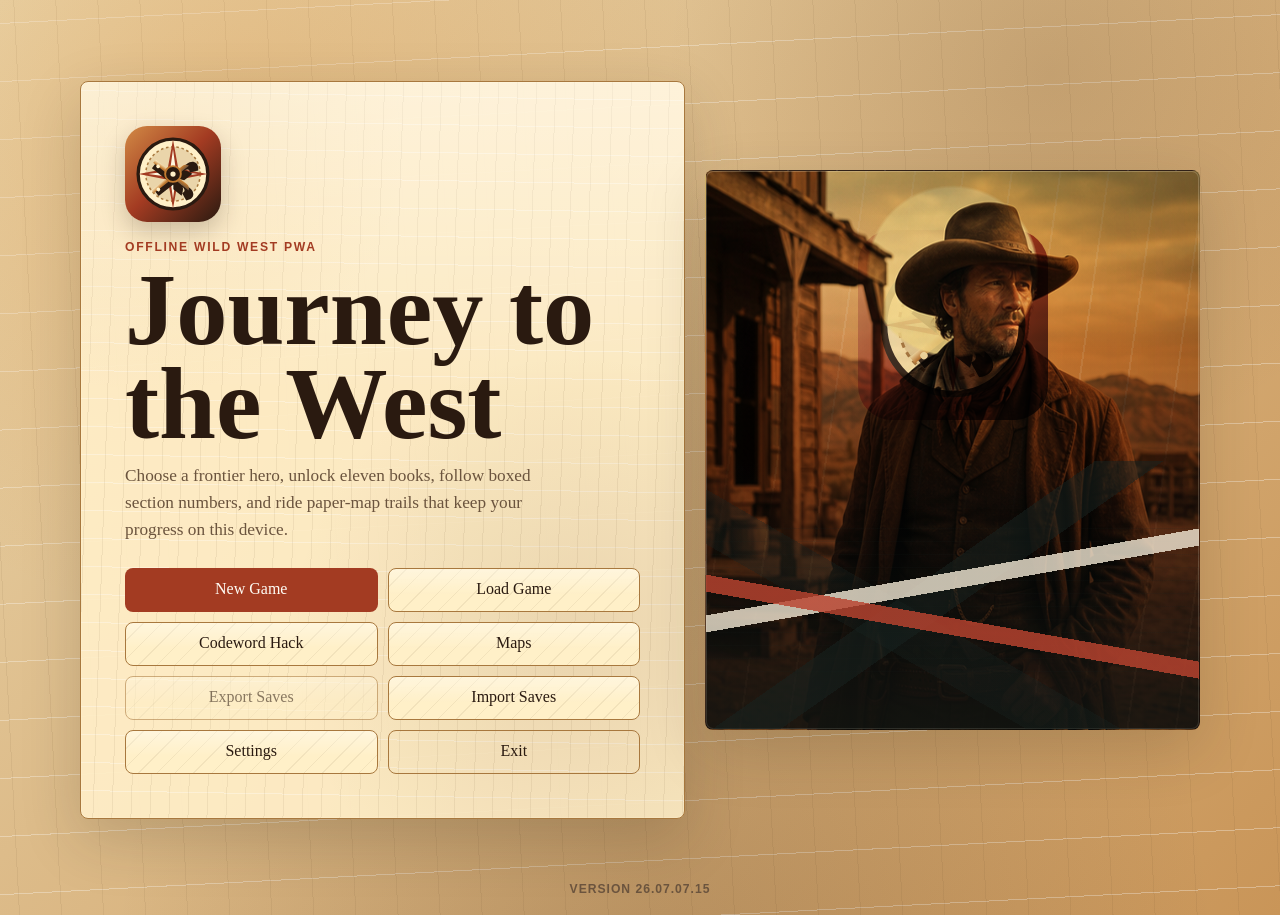
<file: index.html>
<!doctype html>
<html lang="en">
  <head>
    <meta charset="utf-8">
    <meta name="viewport" content="width=device-width, initial-scale=1">
    <meta name="theme-color" content="#a33b22">
    <meta name="description" content="Journey to the West: Frontier Trails, an offline Wild West choose-your-own-adventure PWA.">
    <title>Journey to the West: Frontier Trails</title>
    <link rel="manifest" href="manifest.webmanifest">
    <link rel="icon" href="assets/compass.svg" type="image/svg+xml">
    <link rel="stylesheet" href="styles/styles.css">
  </head>
  <body>
    <div id="app" class="app" aria-live="polite">
      <noscript>This game needs JavaScript enabled to run.</noscript>
    </div>
    <script src="scripts/version.js"></script>
    <script src="scripts/data-core.js"></script>
    <script src="scripts/story-data.js"></script>
    <script src="scripts/engine.js"></script>
    <script src="scripts/app.js"></script>
  </body>
</html>
</file>
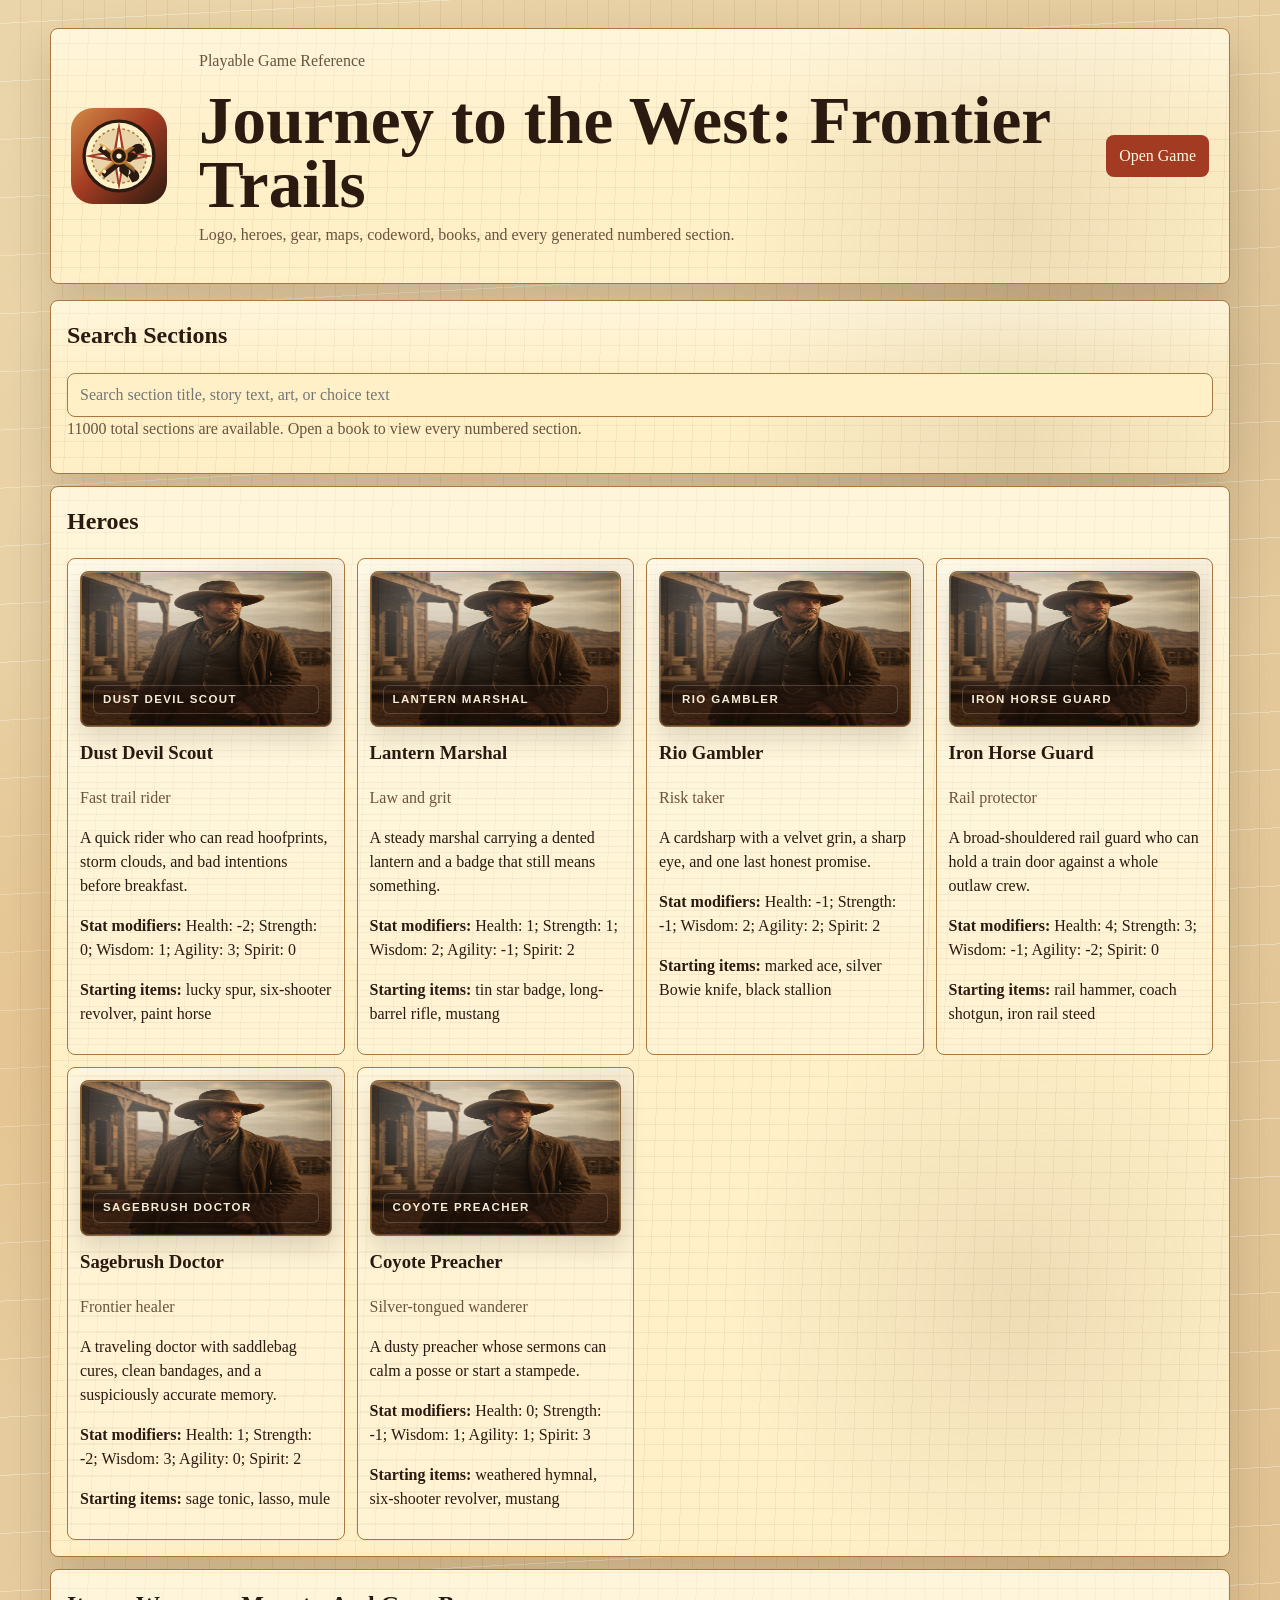
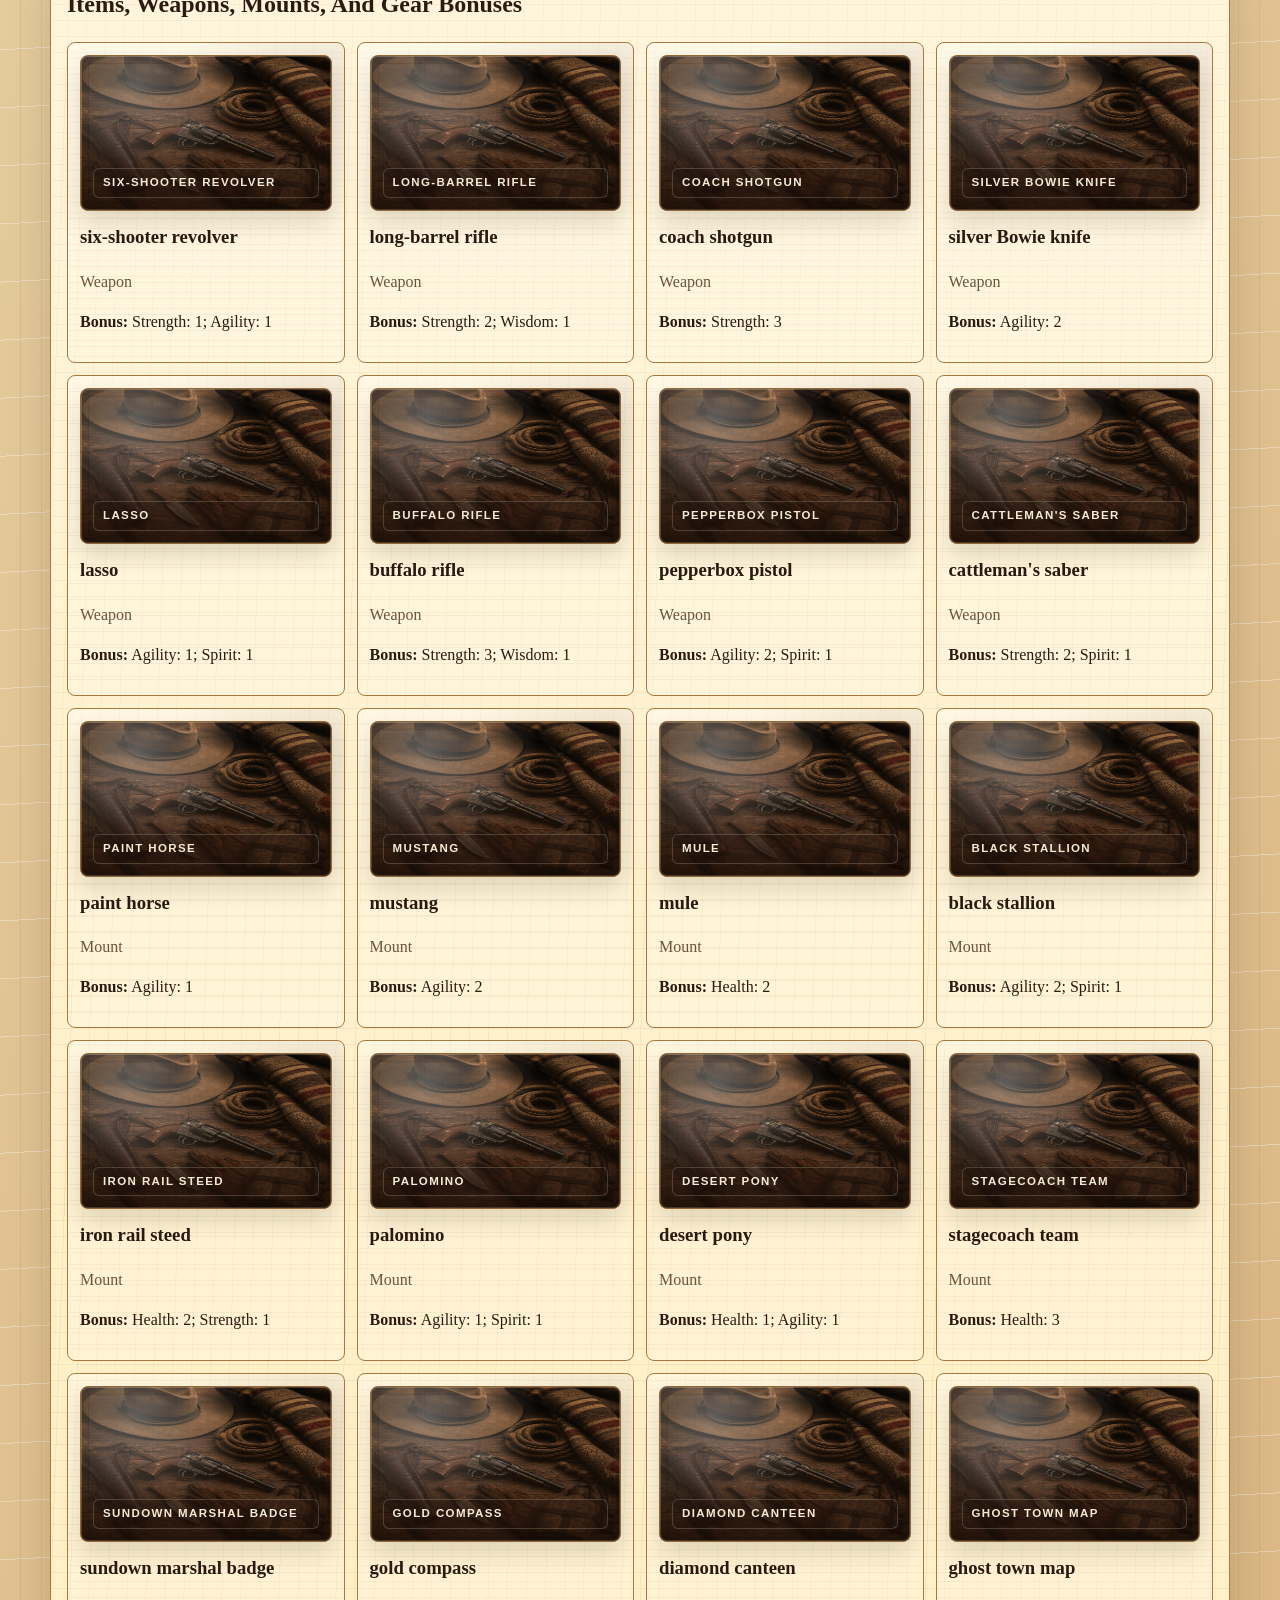
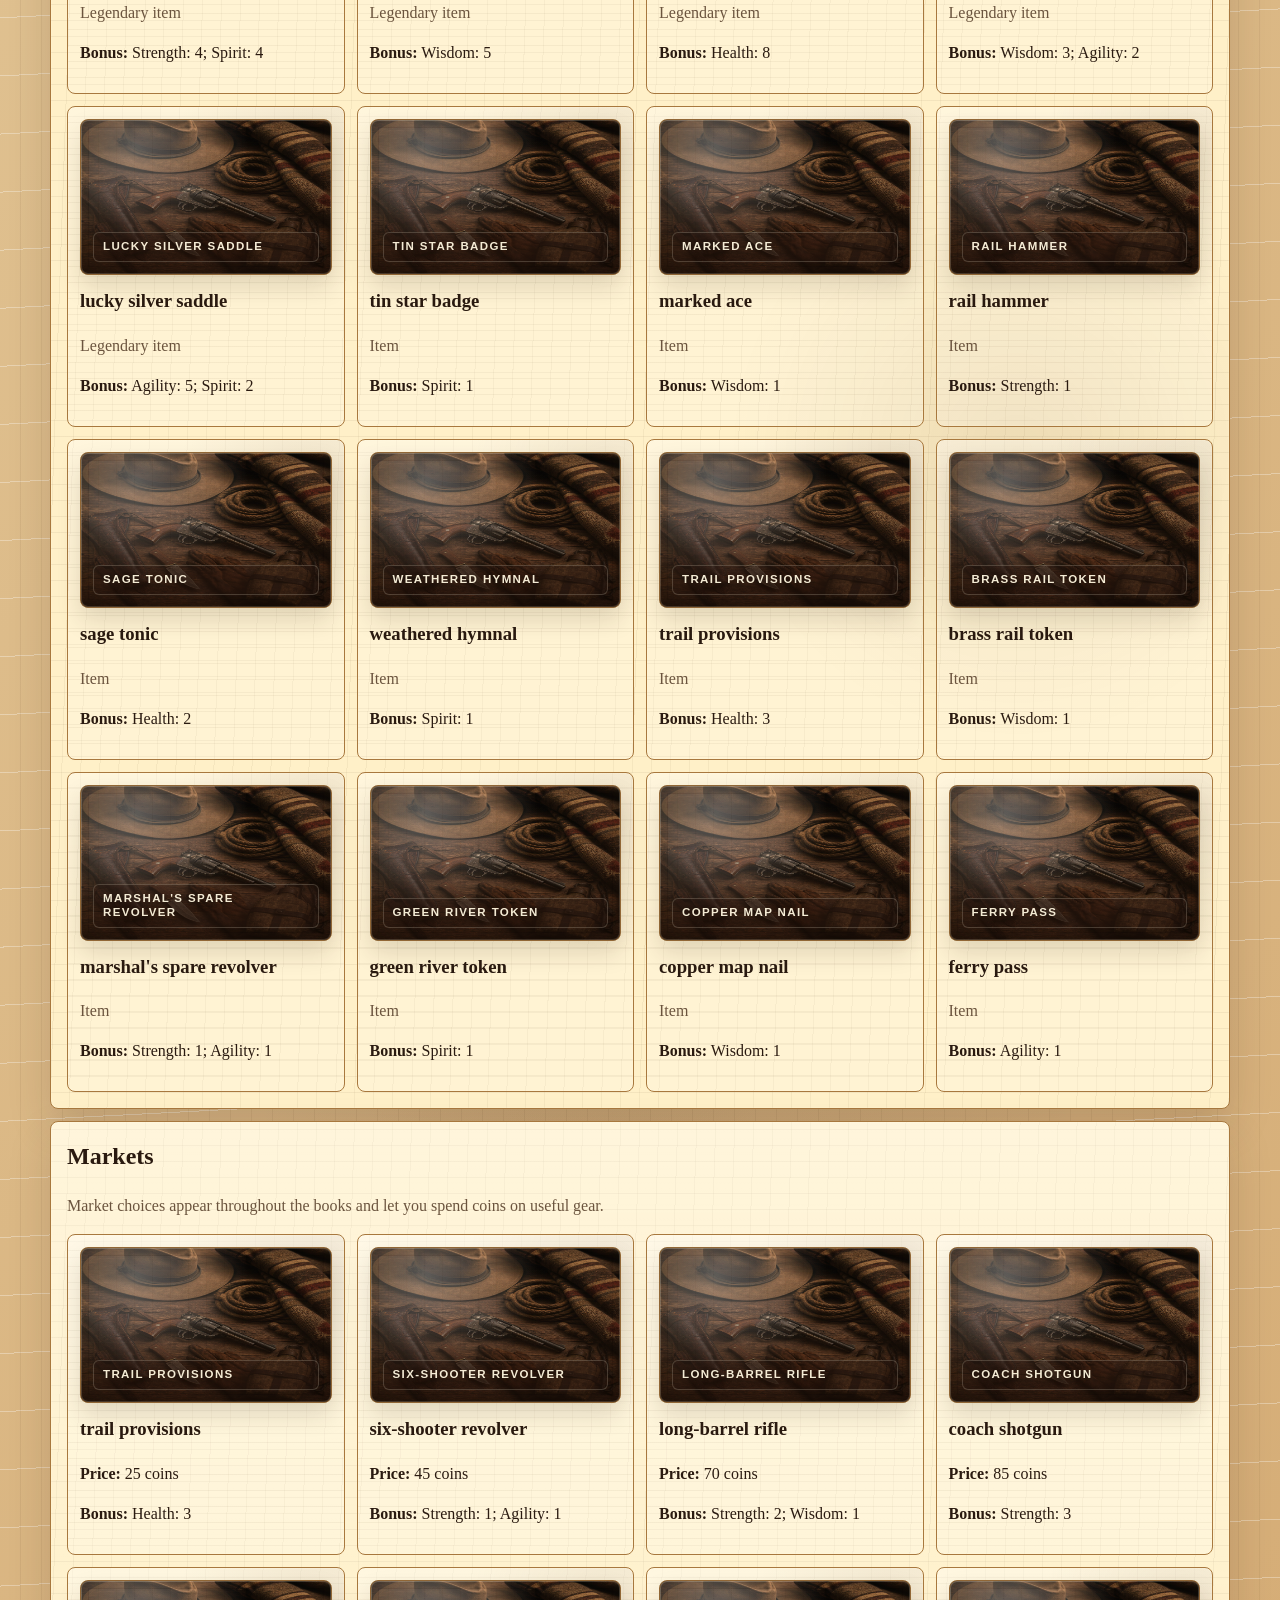
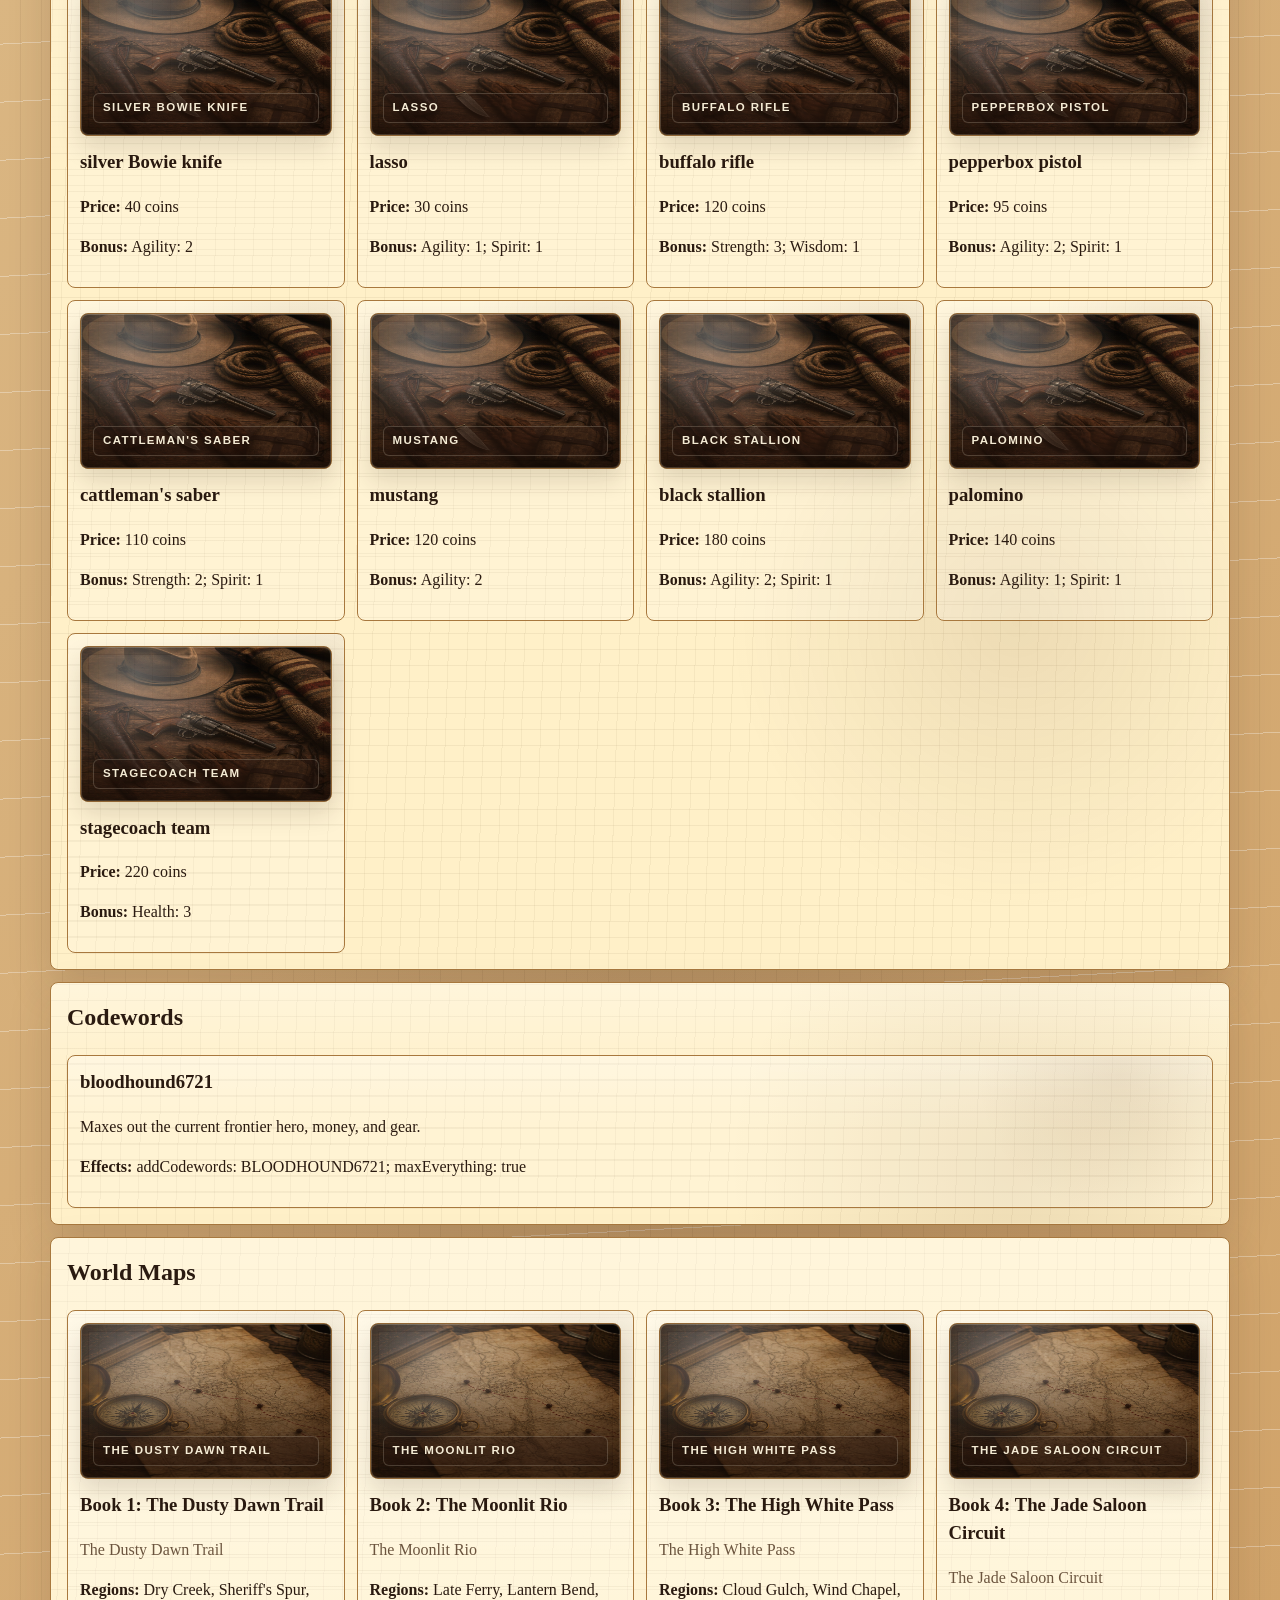
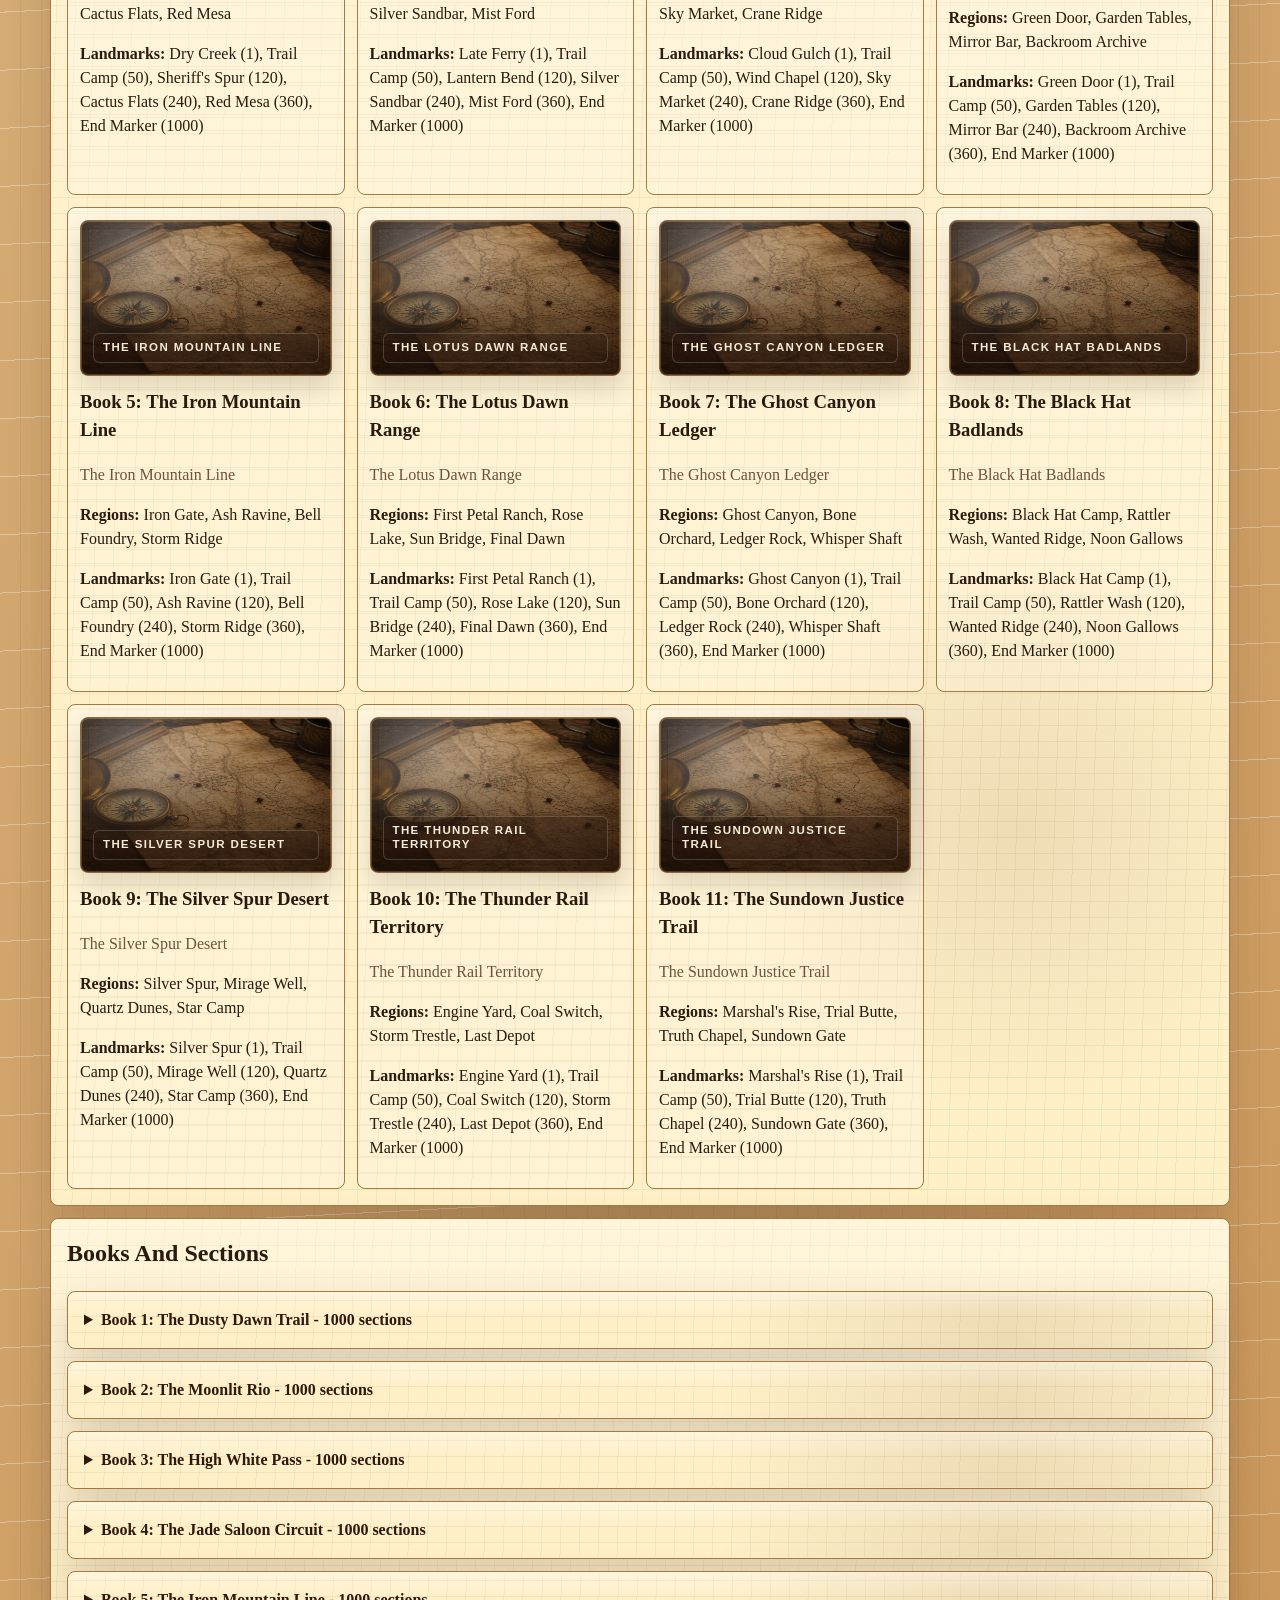
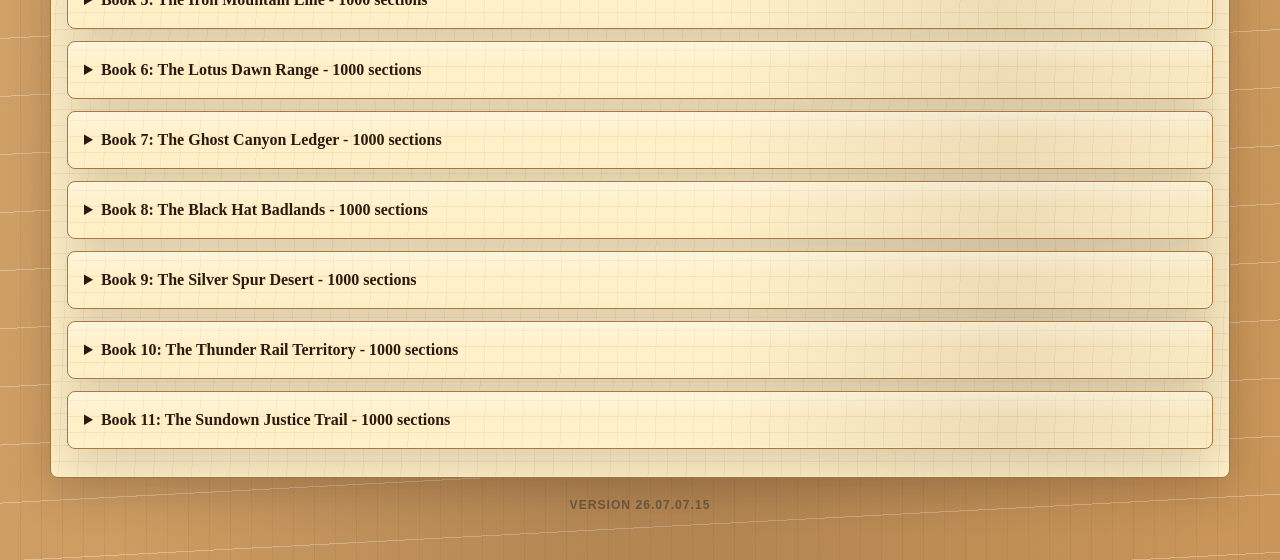
<file: game-reference.html>
<!doctype html>
<html lang="en">
  <head>
    <meta charset="utf-8">
    <meta name="viewport" content="width=device-width, initial-scale=1">
    <title>Journey to the West: Frontier Trails Reference</title>
    <link rel="icon" href="assets/compass.svg" type="image/svg+xml">
    <link rel="stylesheet" href="styles/pictures.css">
    <style>
      :root {
        --bg: #ead5aa;
        --paper: #fff0c8;
        --ink: #2a1a10;
        --muted: #6b543e;
        --line: #a8783e;
        --accent: #a33b22;
        --accent-2: #3f6f5c;
        --paper-fleck: rgba(94, 68, 35, 0.08);
        --paper-fiber: rgba(255, 255, 255, 0.32);
        --paper-stain: rgba(94, 54, 20, 0.11);
      }

      * {
        box-sizing: border-box;
      }

      body {
        margin: 0;
        color: var(--ink);
        font: 16px/1.5 Georgia, "Times New Roman", serif;
        background:
          radial-gradient(ellipse at 52% 118%, rgba(42, 26, 16, 0.18), transparent 35rem),
          radial-gradient(circle at 16% 12%, rgba(214, 132, 45, 0.22), transparent 27rem),
          radial-gradient(circle at 80% 4%, rgba(83, 55, 30, 0.14), transparent 23rem),
          radial-gradient(circle at 44% 48%, var(--paper-stain), transparent 18rem),
          repeating-linear-gradient(90deg, transparent 0 20px, var(--paper-fleck) 20px 21px),
          repeating-linear-gradient(177deg, transparent 0 23px, var(--paper-fiber) 23px 24px, transparent 24px 58px),
          linear-gradient(135deg, var(--bg), #c99558);
      }

      main {
        width: min(1180px, calc(100% - 28px));
        margin: 0 auto;
        padding: 28px 0 48px;
      }

      header,
      section,
      details {
        border: 1px solid var(--line);
        border-radius: 8px;
        background:
          linear-gradient(180deg, rgba(255, 255, 255, 0.35), transparent 45%),
          radial-gradient(circle at 82% 76%, var(--paper-stain), transparent 18rem),
          repeating-linear-gradient(0deg, transparent 0 15px, rgba(94, 68, 35, 0.07) 15px 16px),
          repeating-linear-gradient(92deg, transparent 0 18px, rgba(94, 68, 35, 0.06) 18px 19px),
          var(--paper);
        box-shadow:
          inset 0 0 0 1px rgba(255, 247, 223, 0.18),
          0 18px 44px rgba(42, 26, 16, 0.16);
      }

      header {
        display: grid;
        grid-template-columns: 110px 1fr auto;
        gap: 18px;
        align-items: center;
        padding: 20px;
        margin-bottom: 16px;
      }

      img {
        width: 96px;
        height: 96px;
        border-radius: 22px;
      }

      h1,
      h2,
      h3,
      p {
        margin-top: 0;
      }

      h1 {
        margin-bottom: 6px;
        font-size: clamp(2rem, 6vw, 4.2rem);
        line-height: 0.95;
      }

      a,
      button {
        min-height: 42px;
        border: 1px solid var(--line);
        border-radius: 8px;
        padding: 8px 12px;
        color: var(--ink);
        background: var(--paper);
        font: inherit;
        text-decoration: none;
        cursor: pointer;
      }

      .primary {
        color: #fff7df;
        border-color: transparent;
        background: var(--accent);
      }

      .grid {
        display: grid;
        grid-template-columns: repeat(auto-fit, minmax(240px, 1fr));
        gap: 12px;
      }

      section,
      details {
        padding: 16px;
        margin: 12px 0;
      }

      summary {
        cursor: pointer;
        font-weight: 700;
      }

      .card {
        border: 1px solid var(--line);
        border-radius: 8px;
        padding: 12px;
        background:
          linear-gradient(180deg, rgba(255, 255, 255, 0.22), transparent 52%),
          radial-gradient(circle at 92% 12%, var(--paper-stain), transparent 9rem),
          repeating-linear-gradient(0deg, transparent 0 15px, rgba(94, 68, 35, 0.06) 15px 16px),
          rgba(255, 255, 255, 0.2);
        box-shadow: inset 0 0 0 1px rgba(255, 247, 223, 0.16);
      }

      .muted {
        color: var(--muted);
      }

      .pill-list {
        display: flex;
        flex-wrap: wrap;
        gap: 8px;
        padding: 0;
        margin: 0;
        list-style: none;
      }

      .pill-list li {
        border: 1px solid var(--line);
        border-radius: 999px;
        padding: 4px 10px;
        background: rgba(255, 255, 255, 0.28);
        font: 700 0.82rem/1.3 Arial, sans-serif;
      }

      .section-list {
        display: grid;
        gap: 8px;
        max-height: 70vh;
        overflow: auto;
        padding-right: 6px;
      }

      .section-entry h3 {
        margin-bottom: 4px;
      }

      .choice {
        margin: 6px 0 0;
        padding-left: 18px;
      }

      input {
        width: 100%;
        min-height: 44px;
        border: 1px solid var(--line);
        border-radius: 8px;
        padding: 8px 12px;
        color: var(--ink);
        background: var(--paper);
        font: inherit;
      }

      .version-footer {
        padding: 8px 0 0;
        color: var(--muted);
        font: 700 0.76rem/1.2 Arial, sans-serif;
        letter-spacing: 0.08em;
        text-align: center;
        text-transform: uppercase;
      }

      @media (max-width: 720px) {
        header {
          grid-template-columns: 1fr;
        }
      }
    </style>
  </head>
  <body>
    <main>
      <header>
        <img src="assets/compass.svg" alt="Frontier Trails compass and crossed pistols logo">
        <div>
          <p class="muted">Playable Game Reference</p>
          <h1>Journey to the West: Frontier Trails</h1>
          <p class="muted">Logo, heroes, gear, maps, codeword, books, and every generated numbered section.</p>
        </div>
        <a class="primary" href="index.html">Open Game</a>
      </header>

      <section>
        <h2>Search Sections</h2>
        <input id="search" placeholder="Search section title, story text, art, or choice text">
        <p class="muted" id="summary"></p>
      </section>

      <section>
        <h2>Heroes</h2>
        <div class="grid" id="heroes"></div>
      </section>

      <section>
        <h2>Items, Weapons, Mounts, And Gear Bonuses</h2>
        <div class="grid" id="gear"></div>
      </section>

      <section>
        <h2>Markets</h2>
        <p class="muted">Market choices appear throughout the books and let you spend coins on useful gear.</p>
        <div class="grid" id="markets"></div>
      </section>

      <section>
        <h2>Codewords</h2>
        <div class="grid" id="codewords"></div>
      </section>

      <section>
        <h2>World Maps</h2>
        <div class="grid" id="maps"></div>
      </section>

      <section>
        <h2>Books And Sections</h2>
        <div id="books"></div>
      </section>
      <footer class="version-footer">Version <span id="version">dev</span></footer>
    </main>

    <script src="scripts/version.js"></script>
    <script src="scripts/data-core.js"></script>
    <script src="scripts/story-data.js"></script>
    <script>
      const data = window.GameData;
      document.querySelector("#version").textContent = window.GameVersion || "dev";
      const searchInput = document.querySelector("#search");
      const summary = document.querySelector("#summary");
      const booksNode = document.querySelector("#books");

      renderBasics();
      renderBooks("");
      searchInput.addEventListener("input", () => renderBooks(searchInput.value.trim().toLowerCase()));
      booksNode.addEventListener("toggle", (event) => {
        const details = event.target.closest && event.target.closest("details[data-book-id]");
        if (!details || !booksNode.contains(details)) return;
        if (!details.open || details.dataset.rendered === "true" || searchInput.value.trim()) return;
        const book = data.books.find((entry) => entry.id === Number(details.dataset.bookId));
        const list = details.querySelector(".section-list");
        if (!book || !list) return;
        const sections = Object.values(book.sections).sort((a, b) => sectionNumber(a) - sectionNumber(b));
        list.innerHTML = sections.map(sectionHtml).join("");
        details.dataset.rendered = "true";
      }, true);

      function renderBasics() {
        document.querySelector("#heroes").innerHTML = data.heroes.map((hero) => `
          <article class="card">
            ${pictureHtml("hero", hero.name)}
            <h3>${escapeHtml(hero.name)}</h3>
            <p class="muted">${escapeHtml(hero.role)}</p>
            <p>${escapeHtml(hero.description)}</p>
            <p><strong>Stat modifiers:</strong> ${formatObject(hero.statModifiers)}</p>
            <p><strong>Starting items:</strong> ${escapeHtml(hero.startingItems.join(", "))}</p>
          </article>
        `).join("");

        const allGear = unique([
          ...(data.weapons || []),
          ...(data.mounts || []),
          ...(data.legendaryItems || []),
          ...Object.keys(data.itemStatModifiers || {})
        ]);
        document.querySelector("#gear").innerHTML = allGear.map((item) => `
          <article class="card">
            ${pictureHtml("gear", item)}
            <h3>${escapeHtml(item)}</h3>
            <p class="muted">${gearType(item)}</p>
            <p><strong>Bonus:</strong> ${formatObject((data.itemStatModifiers || {})[item] || {}) || "None"}</p>
          </article>
        `).join("");

        document.querySelector("#markets").innerHTML = (data.marketGoods || []).map((good) => `
          <article class="card">
            ${pictureHtml("gear", good.item)}
            <h3>${escapeHtml(good.item)}</h3>
            <p><strong>Price:</strong> ${good.price} coins</p>
            <p><strong>Bonus:</strong> ${formatObject((data.itemStatModifiers || {})[good.item] || {}) || "None"}</p>
          </article>
        `).join("");

        document.querySelector("#codewords").innerHTML = Object.entries(data.codewords).map(([code, entry]) => `
          <article class="card">
            <h3>${escapeHtml(code.toLowerCase())}</h3>
            <p>${escapeHtml(entry.description)}</p>
            <p><strong>Effects:</strong> ${formatObject(entry.effects)}</p>
          </article>
        `).join("");

        document.querySelector("#maps").innerHTML = data.books.map((book) => {
          const map = data.worldMaps && data.worldMaps[book.id];
          return `
            <article class="card">
              ${pictureHtml("map", map ? map.name : book.title)}
              <h3>${escapeHtml(book.title)}</h3>
              <p class="muted">${escapeHtml(map ? map.name : "No map")}</p>
              ${map ? `<p><strong>Regions:</strong> ${escapeHtml(map.regions.join(", "))}</p>` : ""}
              ${map ? `<p><strong>Landmarks:</strong> ${escapeHtml(map.landmarks.map((landmark) => `${landmark.label} (${landmark.section})`).join(", "))}</p>` : ""}
            </article>
          `;
        }).join("");
      }

      function renderBooks(query) {
        let shown = 0;
        let total = 0;
        booksNode.innerHTML = data.books.map((book) => {
          const sections = Object.values(book.sections).sort((a, b) => sectionNumber(a) - sectionNumber(b));
          total += sections.length;
          const visible = query ? sections.filter((section) => sectionMatches(section, query)) : [];
          shown += visible.length;
          return `
            <details data-book-id="${book.id}" data-rendered="${query ? "true" : "false"}">
              <summary>${escapeHtml(book.title)} - ${query ? `${visible.length} matching` : book.sectionCount} sections</summary>
              <p class="muted">${escapeHtml(book.unlockText || "Unlocked by story progress.")}</p>
              <div class="section-list">
                ${query ? (visible.map(sectionHtml).join("") || '<p class="muted">No matching sections.</p>') : '<p class="muted">Open this book to render all sections.</p>'}
              </div>
            </details>
          `;
        }).join("");
        summary.textContent = query
          ? `${shown} matching sections shown out of ${total}.`
          : `${total} total sections are available. Open a book to view every numbered section.`;
      }

      function sectionHtml(section) {
        const choices = (section.choices || []).map((choice) => `
          <li>
            ${escapeHtml(choice.label)}
            <span class="muted"> -> ${escapeHtml(targetText(choice.target))}${choice.requirements ? ` / requires ${escapeHtml(formatObject(choice.requirements))}` : ""}${choice.result ? ` / result ${escapeHtml(choice.result)}` : ""}</span>
          </li>
        `).join("");
        return `
          <article class="card section-entry">
            ${pictureHtml("story", section.art || section.title)}
            <h3>Section ${sectionNumber(section)}: ${escapeHtml(section.title)}</h3>
            <p class="muted">Art: ${escapeHtml(section.art || "None")}</p>
            <p>${escapeHtml(section.text || "")}</p>
            <p><strong>Effects:</strong> ${formatObject(section.effects || {}) || "None"}</p>
            <ol class="choice">${choices}</ol>
          </article>
        `;
      }

      function sectionMatches(section, query) {
        const text = [
          `section ${sectionNumber(section)}`,
          String(sectionNumber(section)),
          section.title,
          section.art,
          section.text,
          JSON.stringify(section.effects || {}),
          ...(section.choices || []).map((choice) => `${choice.label} ${JSON.stringify(choice.requirements || {})}`)
        ].join(" ").toLowerCase();
        return text.includes(query);
      }

      function sectionNumber(section) {
        const directNumber = Number(section && section.number);
        if (directNumber) return directNumber;
        const match = String(section.title || "").match(/section\s+(\d+)/i);
        return match ? Number(match[1]) : 0;
      }

      function targetText(target) {
        if (!target) return "?";
        return `Book ${target.book || "current"}, Section ${target.section}`;
      }

      function gearType(item) {
        if ((data.weapons || []).includes(item)) return "Weapon";
        if ((data.mounts || []).includes(item)) return "Mount";
        if ((data.legendaryItems || []).includes(item)) return "Legendary item";
        return "Item";
      }

      function pictureHtml(type, label) {
        return `<div class="picture ${escapeHtml(type)}" data-label="${escapeHtml(label)}" aria-label="${escapeHtml(label)} picture"></div>`;
      }

      function formatObject(value) {
        if (!value || !Object.keys(value).length) return "";
        return Object.entries(value).map(([key, val]) => `${key}: ${Array.isArray(val) ? val.join(", ") : typeof val === "object" ? formatObject(val) : val}`).join("; ");
      }

      function unique(values) {
        return [...new Set(values)];
      }

      function escapeHtml(value) {
        return String(value)
          .replace(/&/g, "&amp;")
          .replace(/</g, "&lt;")
          .replace(/>/g, "&gt;")
          .replace(/"/g, "&quot;")
          .replace(/'/g, "&#039;");
      }
    </script>
  </body>
</html>
</file>
<file: styles/styles.css>
:root {
  color-scheme: light;
  --bg: #ead5aa;
  --bg-strong: #c99558;
  --ink: #2a1a10;
  --muted: #6b543e;
  --line: #a8783e;
  --panel: rgba(255, 238, 199, 0.93);
  --panel-solid: #fff0c8;
  --accent: #a33b22;
  --accent-2: #3f6f5c;
  --accent-3: #c27a2f;
  --danger: #7f211a;
  --shadow: 0 20px 60px rgba(38, 32, 22, 0.18);
  --radius: 8px;
  --font-size: 16px;
  --paper-fleck: rgba(94, 68, 35, 0.08);
  --paper-fiber: rgba(255, 255, 255, 0.32);
  --paper-stain: rgba(94, 54, 20, 0.11);
  --surface-sheen: rgba(255, 255, 255, 0.38);
  --photo-wash: rgba(255, 235, 180, 0.22);
}

body.dark {
  color-scheme: dark;
  --bg: #1d1510;
  --bg-strong: #332217;
  --ink: #f9e8c7;
  --muted: #d7bc90;
  --line: #6f4d2a;
  --panel: rgba(42, 29, 20, 0.95);
  --panel-solid: #2a1d14;
  --accent: #df6a3a;
  --accent-2: #7db098;
  --accent-3: #dda34e;
  --danger: #f07c58;
  --shadow: 0 20px 60px rgba(0, 0, 0, 0.35);
  --paper-fleck: rgba(255, 230, 184, 0.055);
  --paper-fiber: rgba(255, 255, 255, 0.08);
  --paper-stain: rgba(255, 199, 113, 0.08);
  --surface-sheen: rgba(255, 255, 255, 0.06);
  --photo-wash: rgba(255, 209, 132, 0.08);
}

* {
  box-sizing: border-box;
}

html {
  min-height: 100%;
  background: var(--bg);
}

body {
  min-height: 100vh;
  margin: 0;
  color: var(--ink);
  font: var(--font-size)/1.55 Georgia, "Times New Roman", serif;
  background:
    radial-gradient(ellipse at 52% 118%, rgba(42, 26, 16, 0.18), transparent 35rem),
    radial-gradient(circle at 18% 16%, rgba(214, 132, 45, 0.26), transparent 30rem),
    radial-gradient(circle at 82% 8%, rgba(83, 55, 30, 0.16), transparent 24rem),
    radial-gradient(circle at 42% 46%, var(--paper-stain), transparent 18rem),
    repeating-linear-gradient(87deg, transparent 0 19px, var(--paper-fleck) 19px 20px, transparent 20px 42px),
    repeating-linear-gradient(177deg, transparent 0 23px, var(--paper-fiber) 23px 24px, transparent 24px 58px),
    linear-gradient(135deg, var(--bg), var(--bg-strong));
}

button,
input,
select {
  font: inherit;
}

button {
  min-height: 44px;
  border: 1px solid var(--line);
  border-radius: var(--radius);
  color: var(--ink);
  background:
    linear-gradient(180deg, var(--surface-sheen), transparent 60%),
    repeating-linear-gradient(135deg, transparent 0 12px, var(--paper-fleck) 12px 13px),
    var(--panel-solid);
  cursor: pointer;
}

button:hover,
button:focus-visible {
  border-color: var(--accent-2);
  outline: 2px solid rgba(47, 117, 105, 0.2);
  outline-offset: 2px;
}

button:disabled {
  cursor: not-allowed;
  opacity: 0.55;
}

.app {
  min-height: 100vh;
}

.visually-hidden {
  position: absolute;
  width: 1px;
  height: 1px;
  padding: 0;
  margin: -1px;
  overflow: hidden;
  clip: rect(0 0 0 0);
  white-space: nowrap;
  border: 0;
}

.screen {
  width: min(1120px, calc(100% - 32px));
  min-height: 100vh;
  margin: 0 auto;
  padding: 32px 0;
  display: grid;
  align-content: center;
  gap: 20px;
}

.title-screen {
  grid-template-columns: minmax(0, 1.1fr) minmax(280px, 0.9fr);
  align-items: center;
}

.hero-art {
  min-height: 560px;
  border-radius: 8px;
  border: 1px solid rgba(23, 34, 31, 0.16);
  position: relative;
  overflow: hidden;
  background:
    linear-gradient(180deg, rgba(42, 26, 16, 0.02), rgba(42, 26, 16, 0.12)),
    url("../assets/frontier-picture-atlas.png") left top / 214% 214% no-repeat,
    radial-gradient(circle at 50% 18%, rgba(255, 238, 171, 0.86) 0 5.2rem, transparent 5.4rem),
    radial-gradient(circle at 18% 16%, rgba(255, 255, 255, 0.32), transparent 14rem),
    url("../assets/compass.svg") center 16% / 190px 190px no-repeat,
    repeating-linear-gradient(98deg, transparent 0 14px, rgba(255, 255, 255, 0.12) 14px 16px, transparent 16px 48px),
    linear-gradient(180deg, #f2cf77 0%, #d4873e 32%, #9b6841 62%, #3b2418 100%);
  background-blend-mode: soft-light, multiply, normal, normal, normal, normal, normal;
  box-shadow:
    inset 0 0 0 1px rgba(255, 247, 223, 0.2),
    inset 0 -92px 130px rgba(42, 26, 16, 0.28),
    var(--shadow);
}

.hero-art::before,
.hero-art::after {
  content: "";
  position: absolute;
  inset: auto -10% 0;
  height: 48%;
  background:
    linear-gradient(145deg, transparent 0 45%, rgba(23, 34, 31, 0.52) 45% 52%, transparent 52%),
    linear-gradient(30deg, transparent 0 35%, rgba(23, 34, 31, 0.34) 35% 44%, transparent 44%),
    linear-gradient(180deg, transparent, rgba(23, 34, 31, 0.42));
}

.hero-art::after {
  inset: auto 0 8%;
  height: 28%;
  background:
    linear-gradient(10deg, transparent 0 38%, rgba(185, 67, 47, 0.82) 38% 45%, transparent 45%),
    linear-gradient(170deg, transparent 0 36%, rgba(246, 236, 216, 0.78) 36% 43%, transparent 43%),
    repeating-linear-gradient(0deg, transparent 0 12px, rgba(23, 34, 31, 0.1) 12px 13px);
}

.title-copy,
.panel {
  border: 1px solid var(--line);
  border-radius: var(--radius);
  background:
    linear-gradient(180deg, var(--surface-sheen), transparent 42%),
    radial-gradient(circle at 12% 8%, rgba(214, 154, 45, 0.1), transparent 16rem),
    radial-gradient(circle at 82% 76%, var(--paper-stain), transparent 18rem),
    repeating-linear-gradient(92deg, transparent 0 18px, var(--paper-fleck) 18px 19px),
    repeating-linear-gradient(1deg, transparent 0 27px, var(--paper-fiber) 27px 28px),
    var(--panel);
  box-shadow:
    inset 0 0 0 1px rgba(255, 247, 223, 0.18),
    var(--shadow);
}

.title-copy {
  padding: clamp(22px, 5vw, 44px);
}

.app-logo {
  width: 96px;
  height: 96px;
  display: block;
  margin-bottom: 18px;
  border-radius: 22px;
  box-shadow: 0 10px 24px rgba(42, 26, 16, 0.22);
}

.eyebrow {
  margin: 0 0 8px;
  color: var(--accent);
  font: 700 0.76rem/1.2 Arial, sans-serif;
  letter-spacing: 0.14em;
  text-transform: uppercase;
}

h1,
h2,
h3,
p {
  margin-top: 0;
}

h1 {
  margin-bottom: 12px;
  font-size: clamp(2.8rem, 8vw, 6.4rem);
  line-height: 0.92;
}

h2 {
  margin-bottom: 8px;
  font-size: clamp(1.6rem, 4vw, 2.8rem);
  line-height: 1.02;
}

h3 {
  margin-bottom: 8px;
  font-size: 1.1rem;
}

.subtitle {
  max-width: 52ch;
  color: var(--muted);
  font-size: 1.08rem;
}

.menu-grid {
  display: grid;
  grid-template-columns: repeat(2, minmax(0, 1fr));
  gap: 10px;
  margin-top: 24px;
}

.primary {
  color: #fffdf6;
  border-color: transparent;
  background: var(--accent);
}

.secondary {
  color: #fffdf6;
  border-color: transparent;
  background: var(--accent-2);
}

.tts-button {
  color: #fffdf6;
  border-color: transparent;
  background:
    radial-gradient(circle at 30% 20%, rgba(255, 255, 255, 0.22), transparent 34%),
    repeating-linear-gradient(135deg, transparent 0 8px, rgba(255, 247, 223, 0.08) 8px 9px),
    linear-gradient(180deg, #7f4b24, #4b2a18);
}

.tts-button.speaking {
  background:
    radial-gradient(circle at 30% 20%, rgba(255, 255, 255, 0.28), transparent 34%),
    repeating-linear-gradient(135deg, transparent 0 8px, rgba(255, 247, 223, 0.1) 8px 9px),
    linear-gradient(180deg, var(--accent), #652214);
  box-shadow:
    inset 0 0 0 1px rgba(255, 247, 223, 0.18),
    0 0 0 3px color-mix(in srgb, var(--accent), transparent 72%);
}

.quiet {
  background: transparent;
}

.danger {
  color: #fffdf6;
  border-color: transparent;
  background: var(--danger);
}

.topbar {
  display: flex;
  align-items: flex-start;
  justify-content: space-between;
  gap: 16px;
}

.screen-toolbar {
  grid-column: 1 / -1;
  display: flex;
  justify-content: flex-end;
  gap: 10px;
}

.panel {
  padding: clamp(18px, 4vw, 32px);
}

.hero-grid,
.save-grid,
.book-grid,
.section-grid,
.online-grid {
  display: grid;
  grid-template-columns: repeat(auto-fit, minmax(230px, 1fr));
  gap: 14px;
}

.hero-card,
.save-card,
.book-card,
.choice-card,
.stat-card,
.section-node {
  border: 1px solid var(--line);
  border-radius: var(--radius);
  padding: 16px;
  background:
    linear-gradient(180deg, var(--surface-sheen), transparent 52%),
    repeating-linear-gradient(145deg, transparent 0 15px, var(--paper-fleck) 15px 16px),
    var(--panel-solid);
}

.hero-card {
  display: grid;
  gap: 12px;
}

.hero-card header,
.game-layout header {
  display: flex;
  align-items: flex-start;
  justify-content: space-between;
  gap: 12px;
}

.role,
.meta,
.muted {
  color: var(--muted);
}

.stat-list {
  display: grid;
  gap: 8px;
  margin: 0;
}

.stat-row {
  display: grid;
  grid-template-columns: 92px 1fr auto;
  gap: 10px;
  align-items: center;
}

.bar {
  height: 9px;
  border-radius: 99px;
  overflow: hidden;
  background: color-mix(in srgb, var(--line), transparent 35%);
}

.bar span {
  display: block;
  height: 100%;
  width: var(--value);
  background: linear-gradient(90deg, var(--accent-2), var(--accent-3));
}

.game-layout {
  grid-template-columns: minmax(250px, 0.34fr) minmax(0, 0.66fr);
  align-content: start;
}

.sidebar {
  display: grid;
  gap: 14px;
}

.story-text {
  font-size: 1.12rem;
}

.story-scene {
  min-height: 218px;
  margin: 20px 0;
  border-radius: 8px;
  border: 1px solid color-mix(in srgb, var(--line), #2a1a10 16%);
  background:
    linear-gradient(180deg, var(--photo-wash), rgba(42, 26, 16, 0.24)),
    url("../assets/frontier-picture-atlas.png") var(--scene-photo-position, right bottom) / 210% 210% no-repeat,
    var(--scene-texture),
    repeating-linear-gradient(135deg, transparent 0 18px, rgba(255, 255, 255, 0.12) 18px 20px),
    linear-gradient(120deg, rgba(185, 67, 47, 0.15), rgba(47, 117, 105, 0.2));
  background-blend-mode: soft-light, multiply, normal, normal, normal;
  position: relative;
  isolation: isolate;
  overflow: hidden;
  box-shadow:
    inset 0 0 0 1px rgba(255, 247, 223, 0.2),
    inset 0 -82px 90px rgba(42, 26, 16, 0.26),
    0 14px 30px rgba(42, 26, 16, 0.13);
}

.story-scene::after {
  content: "";
  position: absolute;
  inset: 0;
  background:
    linear-gradient(90deg, rgba(255, 247, 223, 0.16), transparent 19%, transparent 80%, rgba(42, 26, 16, 0.24)),
    radial-gradient(circle at 18% 22%, rgba(255, 255, 255, 0.16), transparent 10rem),
    repeating-linear-gradient(90deg, transparent 0 34px, rgba(23, 34, 31, 0.05) 34px 35px),
    repeating-linear-gradient(0deg, transparent 0 13px, rgba(255, 248, 232, 0.04) 13px 14px);
  box-shadow: inset 0 0 0 10px rgba(255, 248, 232, 0.09), inset 0 0 42px rgba(23, 34, 31, 0.24);
  mix-blend-mode: soft-light;
  pointer-events: none;
}

.story-scene::before {
  content: attr(data-art);
  position: absolute;
  left: 20px;
  bottom: 16px;
  max-width: calc(100% - 40px);
  padding: 7px 10px;
  border: 1px solid rgba(255, 248, 232, 0.18);
  border-radius: 6px;
  color: rgba(255, 248, 232, 0.94);
  background: rgba(42, 26, 16, 0.42);
  font: 700 0.78rem/1.2 Arial, sans-serif;
  letter-spacing: 0.16em;
  text-transform: uppercase;
  text-shadow: 0 2px 8px rgba(23, 34, 31, 0.65);
  z-index: 1;
}

.story-scene[data-book="1"] {
  --scene-photo-position: right bottom;
  --scene-texture:
    radial-gradient(circle at 78% 20%, rgba(255, 225, 131, 0.76) 0 3.8rem, transparent 4rem),
    linear-gradient(150deg, transparent 0 48%, rgba(66, 87, 64, 0.42) 48% 55%, transparent 55%),
    linear-gradient(20deg, transparent 0 36%, rgba(185, 67, 47, 0.5) 36% 42%, transparent 42%),
    linear-gradient(180deg, #efd17f, #c99c65 48%, #6f8a75);
}

.story-scene[data-book="2"] {
  --scene-photo-position: left bottom;
  --scene-texture:
    radial-gradient(circle at 76% 18%, rgba(238, 241, 206, 0.72) 0 2.8rem, transparent 3rem),
    repeating-linear-gradient(0deg, rgba(255, 255, 255, 0.15) 0 2px, transparent 2px 16px),
    linear-gradient(170deg, transparent 0 52%, rgba(240, 221, 156, 0.28) 52% 57%, transparent 57%),
    linear-gradient(180deg, #263c54, #315f68 56%, #15272d);
}

.story-scene[data-book="3"] {
  --scene-photo-position: right bottom;
  --scene-texture:
    radial-gradient(ellipse at 38% 28%, rgba(255, 255, 255, 0.8), transparent 11rem),
    radial-gradient(ellipse at 72% 42%, rgba(255, 255, 255, 0.55), transparent 9rem),
    linear-gradient(135deg, transparent 0 42%, rgba(172, 196, 203, 0.62) 42% 50%, transparent 50%),
    linear-gradient(180deg, #93b7c6, #f2eee0 52%, #6d8e9a);
}

.story-scene[data-book="4"] {
  --scene-photo-position: left bottom;
  --scene-texture:
    repeating-linear-gradient(90deg, rgba(255, 255, 255, 0.16) 0 2px, transparent 2px 28px),
    linear-gradient(135deg, transparent 0 44%, rgba(210, 169, 74, 0.42) 44% 49%, transparent 49%),
    linear-gradient(180deg, #2f7569, #91b88b 54%, #1d493d);
}

.story-scene[data-book="5"] {
  --scene-photo-position: right bottom;
  --scene-texture:
    radial-gradient(circle at 26% 72%, rgba(227, 109, 78, 0.45), transparent 8rem),
    repeating-linear-gradient(120deg, rgba(255, 255, 255, 0.08) 0 3px, transparent 3px 24px),
    linear-gradient(35deg, transparent 0 40%, rgba(32, 34, 31, 0.64) 40% 48%, transparent 48%),
    linear-gradient(180deg, #655d53, #2c302d 58%, #151817);
}

.story-scene[data-book="6"] {
  --scene-photo-position: left bottom;
  --scene-texture:
    radial-gradient(circle at 50% 24%, rgba(255, 232, 156, 0.76) 0 4.4rem, transparent 4.7rem),
    radial-gradient(ellipse at 50% 78%, rgba(236, 168, 178, 0.34), transparent 12rem),
    repeating-linear-gradient(60deg, rgba(255, 255, 255, 0.11) 0 2px, transparent 2px 22px),
    linear-gradient(180deg, #dfb46c, #d8898c 48%, #596f79);
}

.story-scene[data-book="7"] {
  --scene-photo-position: right bottom;
  --scene-texture:
    radial-gradient(circle at 24% 24%, rgba(220, 220, 210, 0.34), transparent 8rem),
    repeating-linear-gradient(110deg, rgba(255, 255, 255, 0.08) 0 3px, transparent 3px 22px),
    linear-gradient(35deg, transparent 0 40%, rgba(62, 52, 48, 0.62) 40% 48%, transparent 48%),
    linear-gradient(180deg, #7f7469, #4b433c 58%, #221b18);
}

.story-scene[data-book="8"] {
  --scene-photo-position: right bottom;
  --scene-texture:
    radial-gradient(circle at 78% 22%, rgba(227, 109, 78, 0.38), transparent 7rem),
    repeating-linear-gradient(20deg, rgba(255, 255, 255, 0.07) 0 2px, transparent 2px 18px),
    linear-gradient(180deg, #6c4a37, #38271d 56%, #19100c);
}

.story-scene[data-book="9"] {
  --scene-photo-position: left bottom;
  --scene-texture:
    radial-gradient(circle at 58% 28%, rgba(245, 236, 191, 0.65), transparent 7rem),
    radial-gradient(ellipse at 48% 78%, rgba(210, 210, 194, 0.25), transparent 11rem),
    repeating-linear-gradient(70deg, rgba(255, 255, 255, 0.1) 0 2px, transparent 2px 26px),
    linear-gradient(180deg, #d4b36c, #a78355 54%, #6b5b54);
}

.story-scene[data-book="10"] {
  --scene-photo-position: right bottom;
  --scene-texture:
    radial-gradient(circle at 76% 18%, rgba(255, 238, 171, 0.58), transparent 6rem),
    repeating-linear-gradient(0deg, rgba(255, 255, 255, 0.1) 0 3px, transparent 3px 28px),
    linear-gradient(160deg, transparent 0 48%, rgba(25, 25, 24, 0.58) 48% 54%, transparent 54%),
    linear-gradient(180deg, #856044, #4d4a41 55%, #171918);
}

.story-scene[data-book="11"] {
  --scene-photo-position: left bottom;
  --scene-texture:
    radial-gradient(circle at 50% 18%, rgba(255, 223, 127, 0.84), transparent 8rem),
    linear-gradient(30deg, transparent 0 42%, rgba(126, 33, 26, 0.46) 42% 49%, transparent 49%),
    repeating-linear-gradient(90deg, rgba(255, 255, 255, 0.09) 0 2px, transparent 2px 24px),
    linear-gradient(180deg, #da9e56, #84412f 54%, #2d1812);
}

body.dark .story-scene::before {
  color: rgba(245, 234, 216, 0.92);
  background: rgba(18, 12, 9, 0.52);
}

.choices {
  display: grid;
  gap: 12px;
}

.choice-row {
  display: grid;
  grid-template-columns: minmax(64px, auto) minmax(0, 1fr);
  gap: 12px;
  align-items: stretch;
  border: 1px solid var(--line);
  border-radius: var(--radius);
  padding: 12px;
  background:
    linear-gradient(180deg, var(--surface-sheen), transparent 52%),
    radial-gradient(circle at 92% 12%, var(--paper-stain), transparent 9rem),
    repeating-linear-gradient(0deg, transparent 0 15px, var(--paper-fleck) 15px 16px),
    var(--panel-solid);
  box-shadow:
    inset 0 0 0 1px rgba(255, 247, 223, 0.18),
    0 7px 18px rgba(42, 26, 16, 0.08);
  cursor: pointer;
}

.choice-row p {
  margin: 0;
  display: grid;
  align-content: center;
  gap: 4px;
}

.choice-row span {
  color: var(--muted);
}

.choice-row.locked {
  color: var(--muted);
}

.choice-roll {
  width: fit-content;
  margin-top: 6px;
}

.choice-number {
  min-width: 64px;
  min-height: 64px;
  padding: 6px;
  display: grid;
  place-items: center;
  color: #fff7df;
  border: 2px solid color-mix(in srgb, var(--accent-3), #fff 18%);
  background:
    radial-gradient(circle at 35% 25%, rgba(255, 255, 255, 0.26), transparent 32%),
    repeating-linear-gradient(135deg, transparent 0 7px, rgba(255, 247, 223, 0.08) 7px 8px),
    linear-gradient(180deg, var(--accent), #652214);
  box-shadow:
    inset 0 0 0 1px rgba(255, 247, 223, 0.18),
    inset 0 -10px 16px rgba(42, 26, 16, 0.24);
  font: 800 0.86rem/1 Arial, sans-serif;
  letter-spacing: 0.04em;
  text-transform: uppercase;
}

.choice-number:disabled {
  opacity: 0.65;
}

.choice-row.locked .choice-number {
  background:
    radial-gradient(circle at 35% 25%, rgba(255, 255, 255, 0.16), transparent 32%),
    linear-gradient(180deg, #87705a, #514033);
}

.choice-card {
  width: 100%;
  text-align: left;
}

.choice-card strong {
  display: block;
  margin-bottom: 4px;
}

.choice-card.locked {
  color: var(--muted);
}

.inventory-list,
.code-list,
.flag-list {
  display: flex;
  flex-wrap: wrap;
  gap: 8px;
  margin: 0;
  padding: 0;
  list-style: none;
}

.pill {
  border: 1px solid var(--line);
  border-radius: 999px;
  padding: 4px 10px;
  background:
    linear-gradient(180deg, var(--surface-sheen), transparent),
    color-mix(in srgb, var(--panel-solid), var(--accent-3) 9%);
  font: 700 0.78rem/1.3 Arial, sans-serif;
}

.form-row {
  display: grid;
  gap: 8px;
  margin: 12px 0;
}

input,
select {
  min-height: 44px;
  width: 100%;
  border: 1px solid var(--line);
  border-radius: var(--radius);
  padding: 8px 12px;
  color: var(--ink);
  background: var(--panel-solid);
}

.actions {
  display: flex;
  flex-wrap: wrap;
  gap: 10px;
  margin-top: 16px;
}

.book-card.locked,
.section-node.locked {
  opacity: 0.58;
}

.section-node.visited {
  border-color: var(--accent-2);
}

.section-node.current {
  border-color: var(--accent);
  box-shadow: inset 0 0 0 2px color-mix(in srgb, var(--accent), transparent 35%);
}

.compact-sections {
  grid-template-columns: repeat(auto-fit, minmax(112px, 1fr));
}

.map-card {
  display: grid;
  align-content: start;
  gap: 12px;
}

.world-map {
  min-height: 260px;
  border: 1px solid var(--line);
  border-radius: var(--radius);
  position: relative;
  isolation: isolate;
  overflow: hidden;
  background:
    linear-gradient(180deg, rgba(255, 235, 183, 0.18), rgba(42, 26, 16, 0.26)),
    url("../assets/frontier-picture-atlas.png") left bottom / 212% 212% no-repeat,
    var(--map-texture),
    repeating-linear-gradient(90deg, transparent 0 24px, rgba(255, 255, 255, 0.1) 24px 25px),
    linear-gradient(135deg, color-mix(in srgb, var(--accent-2), transparent 20%), color-mix(in srgb, var(--accent-3), transparent 18%));
  background-blend-mode: soft-light, multiply, normal, normal, normal;
  box-shadow:
    inset 0 0 0 1px rgba(255, 248, 232, 0.18),
    inset 0 0 56px rgba(23, 34, 31, 0.26),
    0 12px 26px rgba(42, 26, 16, 0.12);
}

.world-map::before,
.world-map::after {
  content: "";
  position: absolute;
  inset: 0;
  pointer-events: none;
}

.world-map::before {
  background:
    radial-gradient(circle at 76% 68%, rgba(42, 26, 16, 0.22), transparent 10rem),
    radial-gradient(circle at 22% 22%, rgba(255, 255, 255, 0.18), transparent 9rem),
    repeating-linear-gradient(32deg, transparent 0 20px, rgba(23, 34, 31, 0.07) 20px 21px),
    repeating-linear-gradient(0deg, transparent 0 14px, rgba(255, 248, 232, 0.04) 14px 15px);
  mix-blend-mode: soft-light;
}

.world-map::after {
  border: 12px solid rgba(255, 248, 232, 0.2);
  box-shadow: inset 0 0 0 1px rgba(23, 34, 31, 0.18);
}

.world-map[data-book="1"] {
  --map-texture:
    radial-gradient(circle at 18% 28%, rgba(255, 226, 138, 0.78), transparent 8rem),
    linear-gradient(18deg, transparent 0 44%, rgba(111, 138, 117, 0.55) 44% 50%, transparent 50%),
    linear-gradient(160deg, transparent 0 54%, rgba(185, 67, 47, 0.42) 54% 60%, transparent 60%),
    linear-gradient(180deg, #e9c16f, #c99156 48%, #799777);
}

.world-map[data-book="2"] {
  --map-texture:
    radial-gradient(circle at 78% 22%, rgba(238, 241, 206, 0.72), transparent 5rem),
    repeating-linear-gradient(6deg, rgba(255, 255, 255, 0.18) 0 4px, transparent 4px 22px),
    linear-gradient(110deg, transparent 0 42%, rgba(230, 206, 137, 0.28) 42% 48%, transparent 48%),
    linear-gradient(180deg, #263c54, #33727b 58%, #15272d);
}

.world-map[data-book="3"] {
  --map-texture:
    radial-gradient(ellipse at 28% 32%, rgba(255, 255, 255, 0.86), transparent 9rem),
    radial-gradient(ellipse at 68% 46%, rgba(255, 255, 255, 0.58), transparent 8rem),
    linear-gradient(136deg, transparent 0 42%, rgba(106, 137, 151, 0.45) 42% 49%, transparent 49%),
    linear-gradient(180deg, #84adbe, #f3eedf 54%, #7498a2);
}

.world-map[data-book="4"] {
  --map-texture:
    repeating-linear-gradient(90deg, rgba(255, 255, 255, 0.18) 0 2px, transparent 2px 28px),
    repeating-linear-gradient(0deg, transparent 0 30px, rgba(29, 73, 61, 0.22) 30px 32px),
    linear-gradient(135deg, transparent 0 43%, rgba(225, 175, 82, 0.46) 43% 48%, transparent 48%),
    linear-gradient(180deg, #2f7569, #94bd8e 55%, #1d493d);
}

.world-map[data-book="5"] {
  --map-texture:
    radial-gradient(circle at 30% 72%, rgba(227, 109, 78, 0.48), transparent 8rem),
    repeating-linear-gradient(124deg, rgba(255, 255, 255, 0.08) 0 3px, transparent 3px 24px),
    linear-gradient(38deg, transparent 0 40%, rgba(32, 34, 31, 0.64) 40% 48%, transparent 48%),
    linear-gradient(180deg, #655d53, #30322f 58%, #151817);
}

.world-map[data-book="6"] {
  --map-texture:
    radial-gradient(circle at 50% 24%, rgba(255, 232, 156, 0.78), transparent 7rem),
    radial-gradient(ellipse at 50% 78%, rgba(236, 168, 178, 0.42), transparent 12rem),
    repeating-linear-gradient(60deg, rgba(255, 255, 255, 0.12) 0 2px, transparent 2px 22px),
    linear-gradient(180deg, #dfb46c, #d8898c 48%, #596f79);
}

.world-map[data-book="7"] {
  --map-texture:
    radial-gradient(circle at 24% 24%, rgba(220, 220, 210, 0.34), transparent 8rem),
    repeating-linear-gradient(110deg, rgba(255, 255, 255, 0.08) 0 3px, transparent 3px 22px),
    linear-gradient(35deg, transparent 0 40%, rgba(62, 52, 48, 0.62) 40% 48%, transparent 48%),
    linear-gradient(180deg, #7f7469, #4b433c 58%, #221b18);
}

.world-map[data-book="8"] {
  --map-texture:
    radial-gradient(circle at 78% 22%, rgba(227, 109, 78, 0.38), transparent 7rem),
    repeating-linear-gradient(20deg, rgba(255, 255, 255, 0.07) 0 2px, transparent 2px 18px),
    linear-gradient(180deg, #6c4a37, #38271d 56%, #19100c);
}

.world-map[data-book="9"] {
  --map-texture:
    radial-gradient(circle at 58% 28%, rgba(245, 236, 191, 0.65), transparent 7rem),
    radial-gradient(ellipse at 48% 78%, rgba(210, 210, 194, 0.25), transparent 11rem),
    repeating-linear-gradient(70deg, rgba(255, 255, 255, 0.1) 0 2px, transparent 2px 26px),
    linear-gradient(180deg, #d4b36c, #a78355 54%, #6b5b54);
}

.world-map[data-book="10"] {
  --map-texture:
    radial-gradient(circle at 76% 18%, rgba(255, 238, 171, 0.58), transparent 6rem),
    repeating-linear-gradient(0deg, rgba(255, 255, 255, 0.1) 0 3px, transparent 3px 28px),
    linear-gradient(160deg, transparent 0 48%, rgba(25, 25, 24, 0.58) 48% 54%, transparent 54%),
    linear-gradient(180deg, #856044, #4d4a41 55%, #171918);
}

.world-map[data-book="11"] {
  --map-texture:
    radial-gradient(circle at 50% 18%, rgba(255, 223, 127, 0.84), transparent 8rem),
    linear-gradient(30deg, transparent 0 42%, rgba(126, 33, 26, 0.46) 42% 49%, transparent 49%),
    repeating-linear-gradient(90deg, rgba(255, 255, 255, 0.09) 0 2px, transparent 2px 24px),
    linear-gradient(180deg, #da9e56, #84412f 54%, #2d1812);
}

.map-route {
  position: absolute;
  left: 10%;
  right: 8%;
  top: 52%;
  height: 4px;
  border-radius: 999px;
  background:
    repeating-linear-gradient(90deg, rgba(65, 37, 20, 0.76) 0 16px, transparent 16px 24px),
    linear-gradient(90deg, rgba(255, 248, 232, 0.74), rgba(255, 248, 232, 0.38));
  box-shadow:
    0 0 0 1px rgba(255, 248, 232, 0.24),
    0 0 0 2px rgba(23, 34, 31, 0.16),
    0 8px 18px rgba(23, 34, 31, 0.16);
  transform: rotate(-8deg);
}

.map-pin {
  position: absolute;
  left: var(--x);
  top: var(--y);
  width: 34px;
  height: 34px;
  min-height: 34px;
  padding: 0;
  display: grid;
  place-items: center;
  border: 2px solid rgba(255, 248, 232, 0.84);
  border-radius: 50%;
  color: #fffdf6;
  background:
    radial-gradient(circle at 35% 28%, rgba(255, 255, 255, 0.45), transparent 35%),
    repeating-linear-gradient(135deg, transparent 0 7px, rgba(255, 248, 232, 0.08) 7px 8px),
    var(--accent);
  box-shadow:
    inset 0 0 0 1px rgba(42, 26, 16, 0.18),
    0 8px 16px rgba(23, 34, 31, 0.24),
    0 0 0 4px rgba(42, 26, 16, 0.12);
  transform: translate(-50%, -50%);
  z-index: 2;
}

.map-pin span {
  font: 700 0.66rem/1 Arial, sans-serif;
}

.map-pin:disabled {
  opacity: 0.54;
}

.map-pin.visited {
  background:
    radial-gradient(circle at 35% 28%, rgba(255, 255, 255, 0.45), transparent 35%),
    var(--accent-2);
}

.map-name {
  position: absolute;
  left: 14px;
  right: 14px;
  bottom: 12px;
  z-index: 2;
  color: rgba(255, 253, 246, 0.92);
  font: 700 0.82rem/1.2 Arial, sans-serif;
  letter-spacing: 0.12em;
  text-transform: uppercase;
  text-shadow: 0 2px 8px rgba(23, 34, 31, 0.45);
}

.map-regions {
  display: flex;
  flex-wrap: wrap;
  gap: 8px;
  margin: 0;
  padding: 0;
  list-style: none;
}

.map-regions li {
  border: 1px solid var(--line);
  border-radius: 999px;
  padding: 3px 9px;
  color: var(--muted);
  background: color-mix(in srgb, var(--panel-solid), transparent 18%);
  font: 700 0.74rem/1.3 Arial, sans-serif;
}

.toast {
  margin-top: 12px;
  color: var(--accent-2);
  font-weight: 700;
}

.install-status {
  padding: 12px;
  border: 1px dashed var(--line);
  border-radius: var(--radius);
  color: var(--muted);
}

.leaderboard-list {
  display: grid;
  gap: 8px;
  margin: 18px 0 0;
  padding-left: 24px;
}

.leaderboard-list li {
  display: grid;
  grid-template-columns: minmax(0, 1fr) minmax(72px, auto);
  gap: 4px 12px;
  align-items: baseline;
  padding: 10px 0;
  border-bottom: 1px solid var(--line);
}

.leaderboard-list span {
  grid-column: 1 / -1;
  color: var(--muted);
  font-size: 0.9rem;
}

.chat-log {
  display: grid;
  gap: 10px;
  max-height: 380px;
  overflow: auto;
  padding: 12px;
  border: 1px solid var(--line);
  border-radius: var(--radius);
  background: color-mix(in srgb, var(--panel-solid), transparent 20%);
}

.chat-message {
  display: grid;
  gap: 2px;
  padding-bottom: 10px;
  border-bottom: 1px solid color-mix(in srgb, var(--line), transparent 35%);
}

.chat-message span {
  overflow-wrap: anywhere;
}

.version-footer {
  width: min(1120px, calc(100% - 32px));
  margin: -18px auto 0;
  padding: 0 0 18px;
  color: var(--muted);
  font: 700 0.76rem/1.2 Arial, sans-serif;
  letter-spacing: 0.08em;
  text-align: center;
  text-transform: uppercase;
}

@media (prefers-reduced-motion: no-preference) {
  body:not(.reduce-motion) button,
  body:not(.reduce-motion) .hero-card,
  body:not(.reduce-motion) .choice-row,
  body:not(.reduce-motion) .choice-card {
    transition: transform 140ms ease, border-color 140ms ease, box-shadow 140ms ease;
  }

  body:not(.reduce-motion) button:hover,
  body:not(.reduce-motion) .hero-card:hover,
  body:not(.reduce-motion) .choice-row:hover,
  body:not(.reduce-motion) .choice-card:hover {
    transform: translateY(-1px);
  }
}

@media (max-width: 820px) {
  .screen,
  .title-screen,
  .game-layout {
    grid-template-columns: 1fr;
  }

  .screen {
    width: min(100% - 20px, 680px);
    padding: 16px 0;
    align-content: start;
  }

  .hero-art {
    min-height: 260px;
    order: -1;
  }

  .menu-grid {
    grid-template-columns: 1fr;
  }

  .topbar {
    display: grid;
  }

  .choice-row {
    grid-template-columns: 1fr;
  }

  .choice-number {
    width: 100%;
  }

  h1 {
    font-size: clamp(2.4rem, 18vw, 4rem);
  }
}
</file>
<file: styles/pictures.css>
.picture {
  min-height: 156px;
  margin-bottom: 12px;
  border: 1px solid color-mix(in srgb, var(--line), #2a1a10 18%);
  border-radius: 8px;
  position: relative;
  isolation: isolate;
  overflow: hidden;
  background:
    radial-gradient(circle at 22% 18%, rgba(255, 255, 255, 0.3), transparent 7rem),
    linear-gradient(180deg, rgba(255, 240, 200, 0.02), rgba(42, 26, 16, 0.36)),
    url("../assets/frontier-picture-atlas.png") var(--picture-position, 50% 50%) / 208% 208% no-repeat,
    linear-gradient(180deg, #d4a15d, #9a5837 55%, #3a2418);
  box-shadow:
    inset 0 0 0 1px rgba(255, 247, 223, 0.22),
    inset 0 -72px 74px rgba(42, 26, 16, 0.34),
    0 12px 24px rgba(42, 26, 16, 0.14);
}

.picture::before,
.picture::after {
  content: "";
  position: absolute;
  inset: 0;
  pointer-events: none;
}

.picture::before {
  background:
    linear-gradient(90deg, rgba(255, 247, 223, 0.18), transparent 18%, transparent 82%, rgba(42, 26, 16, 0.22)),
    repeating-linear-gradient(0deg, transparent 0 11px, rgba(255, 247, 223, 0.04) 11px 12px),
    repeating-linear-gradient(90deg, transparent 0 17px, rgba(42, 26, 16, 0.055) 17px 18px),
    radial-gradient(circle at 24% 20%, rgba(255, 255, 255, 0.16), transparent 8rem),
    linear-gradient(180deg, transparent 48%, rgba(42, 26, 16, 0.48));
  box-shadow:
    inset 0 0 0 7px rgba(255, 247, 223, 0.1),
    inset 0 0 0 8px rgba(42, 26, 16, 0.18),
    inset 0 0 34px rgba(42, 26, 16, 0.2);
  mix-blend-mode: soft-light;
  z-index: 1;
}

.picture::after {
  content: attr(data-label);
  inset: auto 12px 12px 12px;
  z-index: 2;
  color: rgba(255, 247, 223, 0.95);
  padding: 7px 9px;
  border: 1px solid rgba(255, 247, 223, 0.18);
  border-radius: 6px;
  background: rgba(42, 26, 16, 0.38);
  font: 800 0.72rem/1.2 Arial, sans-serif;
  letter-spacing: 0.12em;
  text-transform: uppercase;
  text-shadow: 0 2px 8px rgba(42, 26, 16, 0.7);
  box-shadow: 0 8px 18px rgba(42, 26, 16, 0.22);
}

.picture.hero {
  --picture-position: left top;
}

.picture.gear {
  --picture-position: right top;
}

.picture.map {
  --picture-position: left bottom;
}

.picture.story {
  --picture-position: right bottom;
}
</file>
